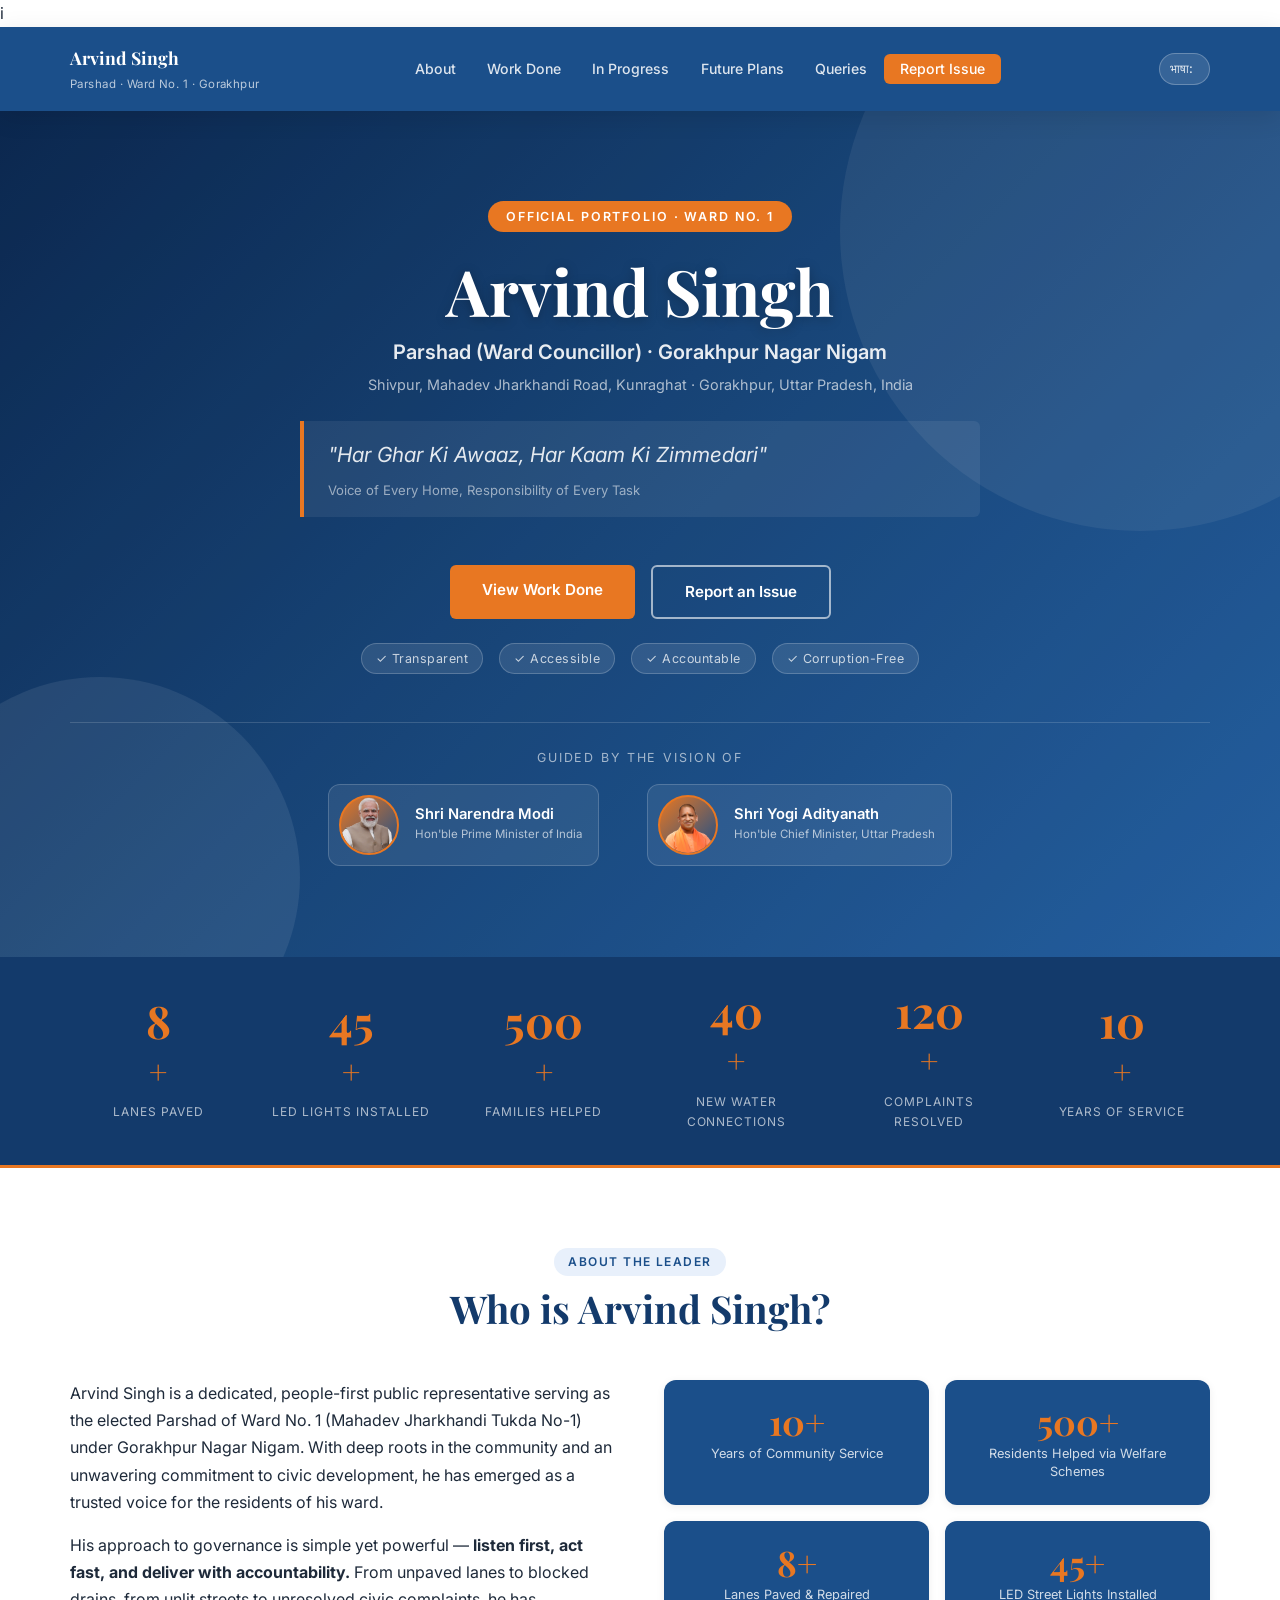
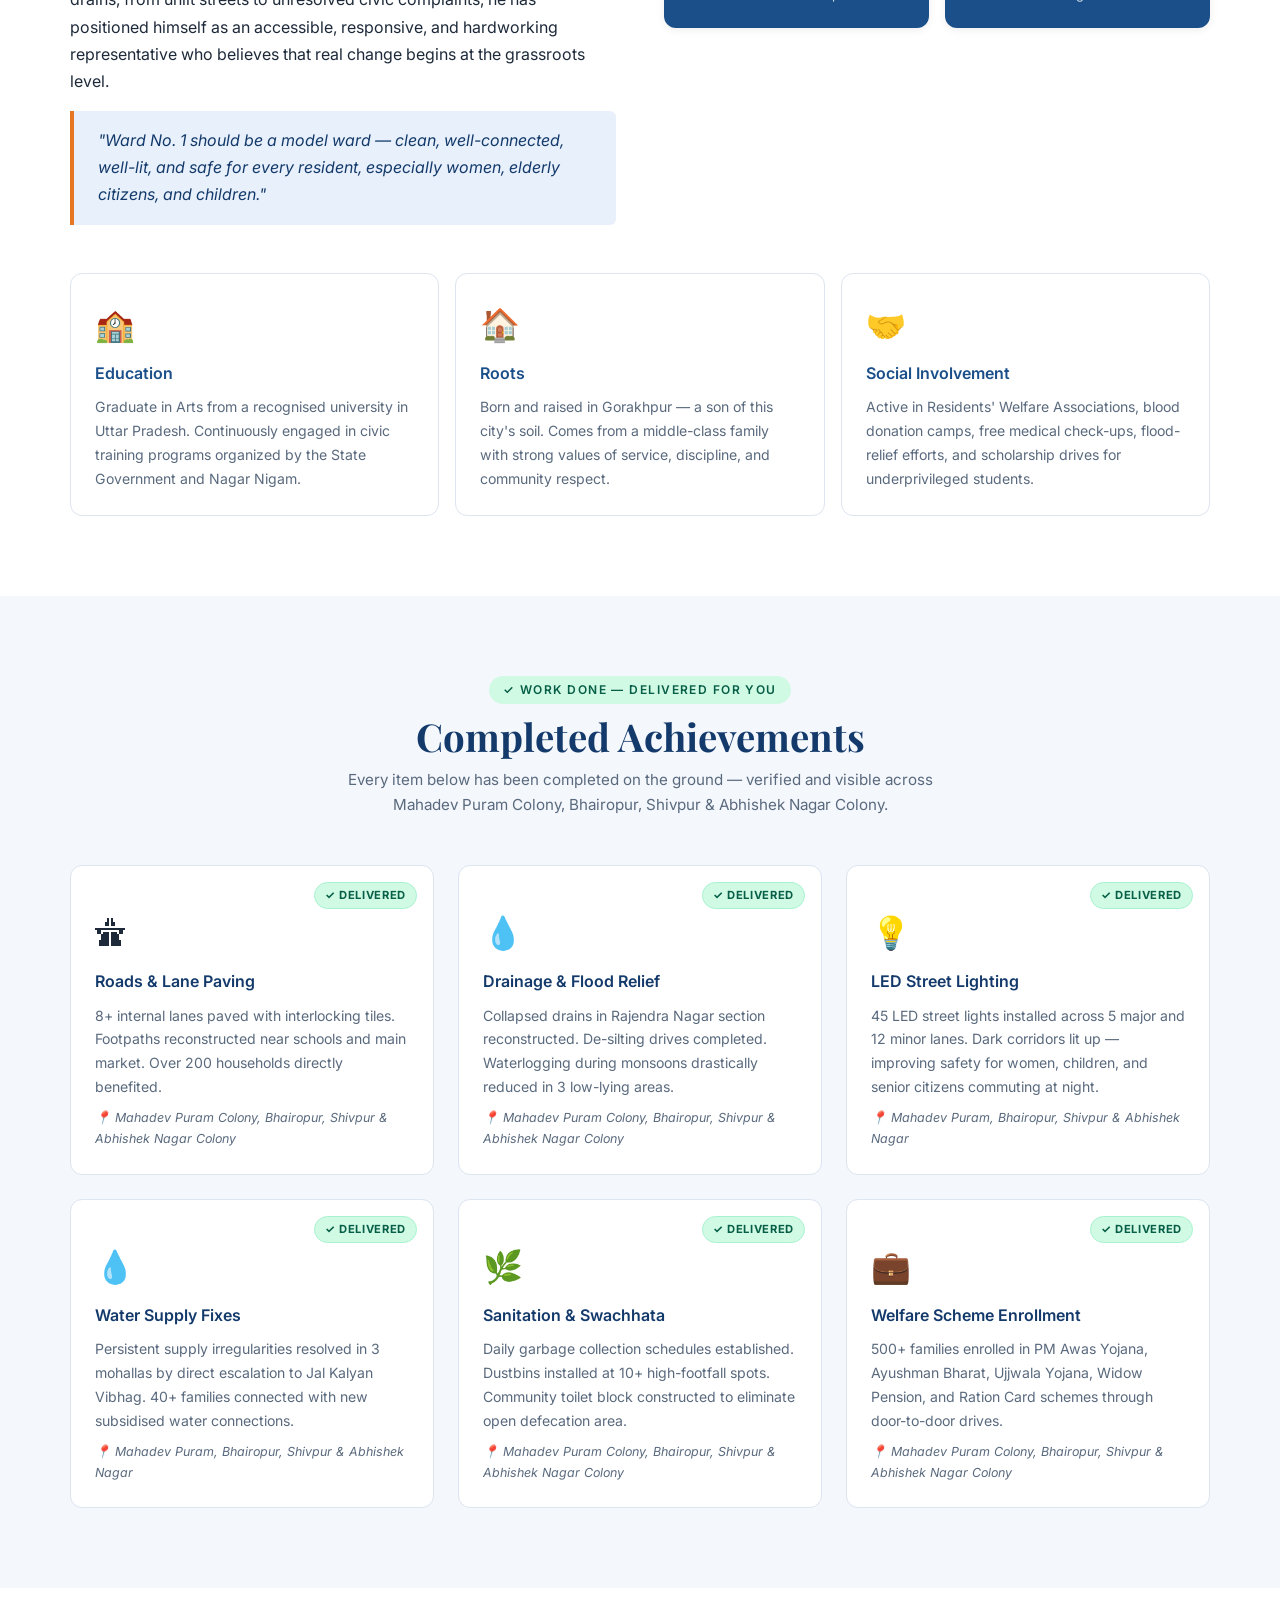
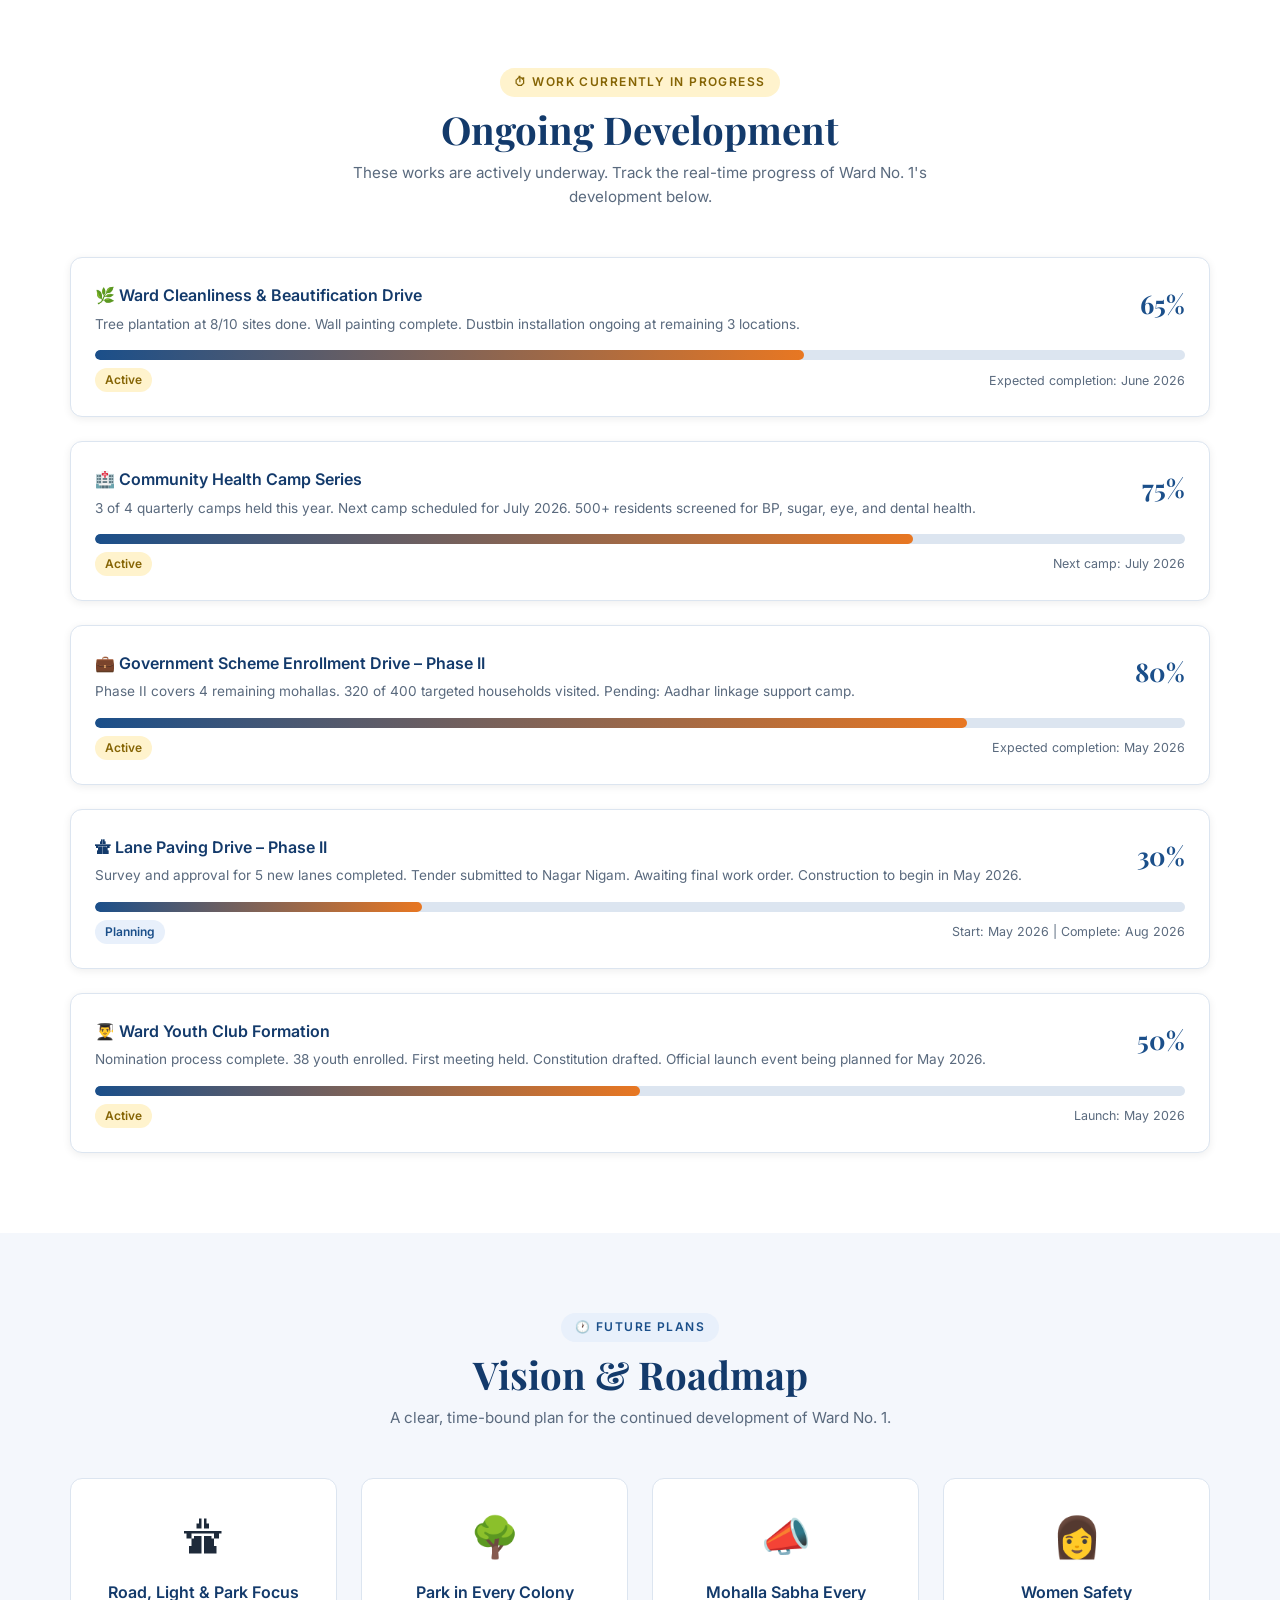
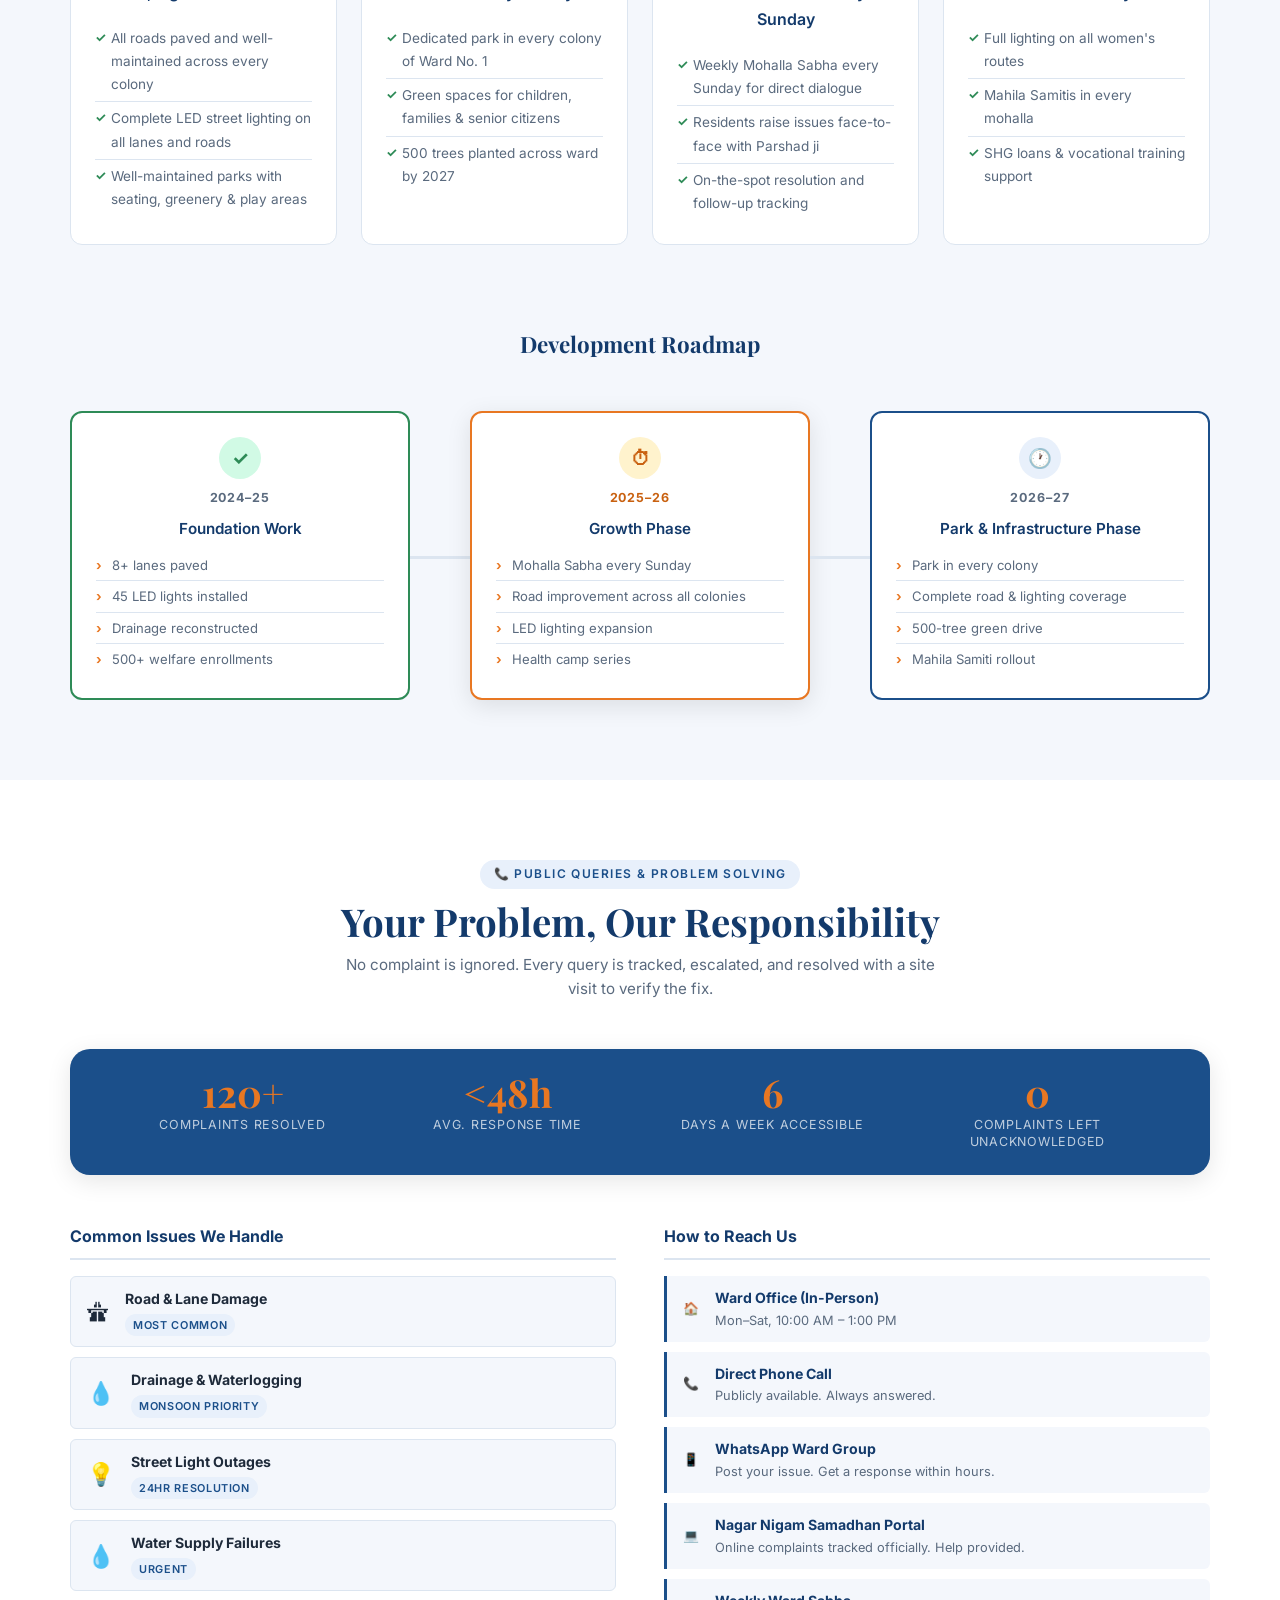
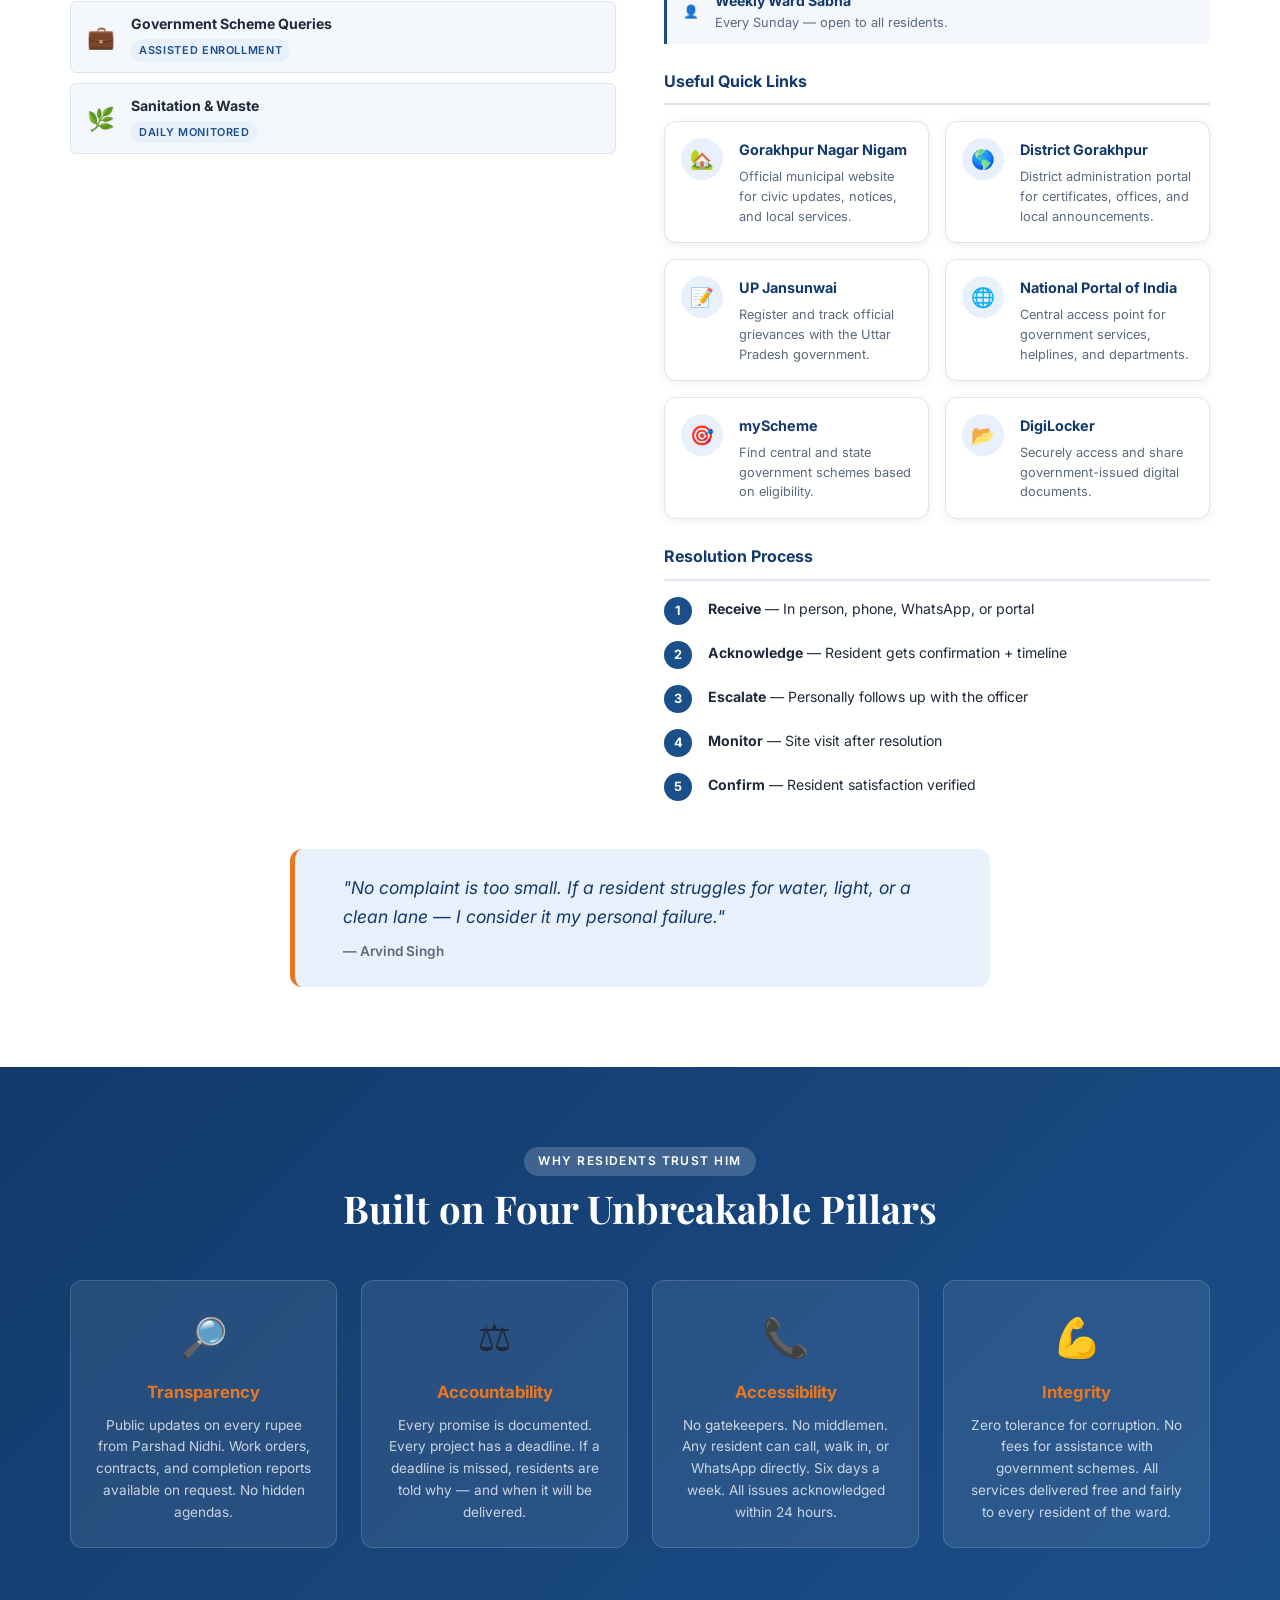
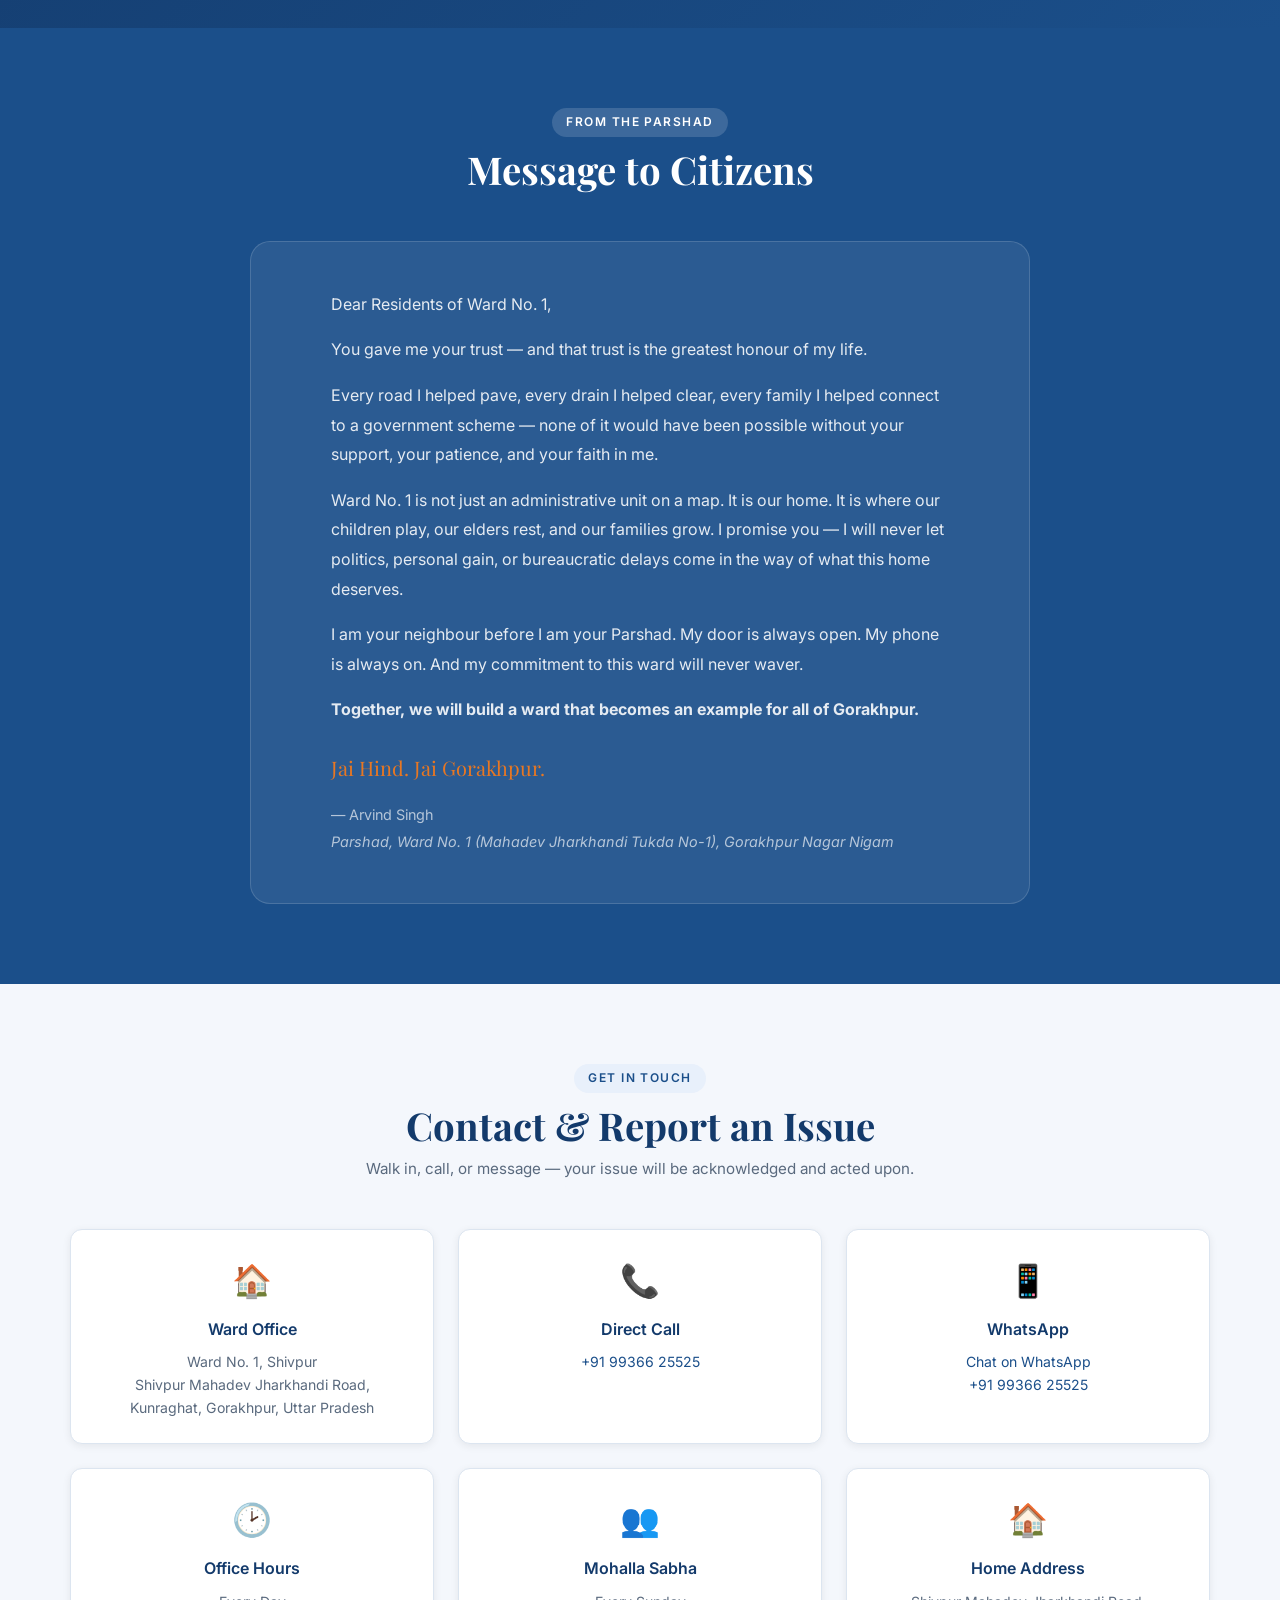
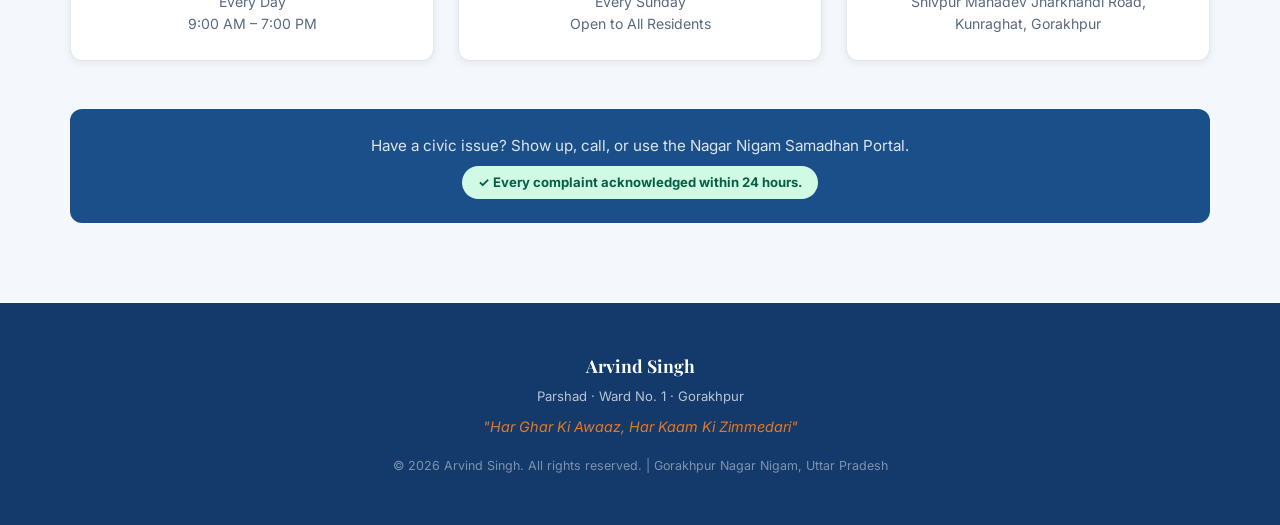
<file: index.html>
i<!DOCTYPE html>
<html lang="en">
<head>
  <meta charset="UTF-8" />
  <meta name="viewport" content="width=device-width, initial-scale=1.0" />
  <meta name="description" content="Official portfolio of Arvind Singh – Parshad, Ward No. 1 (Mahadev Jharkhandi Tukda No-1), Gorakhpur. See completed works, ongoing projects, future plans, and how to report issues." />
  <title>Arvind Singh – Parshad, Ward No. 1, Gorakhpur</title>
  <link rel="stylesheet" href="css/style.css" />
  <link href="https://fonts.googleapis.com/css2?family=Inter:wght@400;500;600;700&family=Playfair+Display:wght@700&display=swap" rel="stylesheet" />
</head>
<body>

  <!--
    ====================================================================
    SHELL FILE — All page content is split into /sections/*.html files.
    The loader in js/loader.js fetches each section below and injects it
    into its matching placeholder. To edit any section of the site, open
    the corresponding file in /sections/ — do NOT edit this shell file
    for content changes.

    Edit the menu? → sections/header.html
    Edit the hero? → sections/hero.html
    Add an achievement? → sections/achievements.html
    Add a project? → sections/ongoing.html
    ...and so on.
    ====================================================================
  -->

  <div data-section="header"></div>

  <main>
    <div data-section="hero"></div>
    <div data-section="impact-strip"></div>
    <div data-section="about"></div>
    <div data-section="achievements"></div>
    <div data-section="ongoing"></div>
    <div data-section="vision"></div>
    <div data-section="queries"></div>
    <div data-section="trust"></div>
    <div data-section="message"></div>
    <div data-section="contact"></div>
  </main>

  <div data-section="footer"></div>

  <!-- Global UI elements (not part of any section) -->
  <a href="#top" class="back-to-top" id="backToTop" aria-label="Back to top">&#8679;</a>

  <!-- Google Translate (English ↔ Hindi).
       Sections are injected async by loader.js, so the mount div
       inside sections/header.html may not exist when the library
       loads. We poll briefly until it's in the DOM. -->
  <script>
    let __gtLibReady = false;
    function googleTranslateElementInit() {
      __gtLibReady = true;
      __tryInitTranslate();
    }
    function __tryInitTranslate() {
      if (!__gtLibReady) return;
      const el = document.getElementById('google_translate_element');
      if (!el) { setTimeout(__tryInitTranslate, 100); return; }
      if (el.dataset.gtInit) return;
      el.dataset.gtInit = '1';
      // Default layout renders a native <select class="goog-te-combo"> —
      // that's what the CSS in style.css is styling. Do NOT pass
      // InlineLayout.SIMPLE here; it produces a different widget.
      new google.translate.TranslateElement({
        pageLanguage: 'en',
        includedLanguages: 'en,hi',
        autoDisplay: false
      }, 'google_translate_element');
    }
  </script>
  <script src="https://translate.google.com/translate_a/element.js?cb=googleTranslateElementInit"></script>

  <!-- Loader: fetches all sections, then boots main.js -->
  <script src="js/loader.js"></script>
</body>
</html>
</file>
<file: css/style.css>
/* ==========================================================
   PORTFOLIO WEBSITE – Arvind Kumar Singh, Parshad Ward 01
   style.css
   ----------------------------------------------------------
   HOW TO CUSTOMISE:
   - Change colors  → edit the :root variables below
   - Change fonts   → update --font-main / --font-heading
   - Change spacing → adjust --space-* variables
   All components reference these variables, so one change
   updates the entire site.
   ========================================================== */

/* ── 1. DESIGN TOKENS (edit here to retheme) ─────────────── */
:root {
  /* Brand colors */
  --color-primary:       #1B4F8A;   /* deep civic blue        */
  --color-primary-dark:  #133a6b;
  --color-primary-light: #e8f0fb;
  --color-accent:        #E87722;   /* saffron / warm orange  */
  --color-accent-dark:   #c96110;
  --color-green:         #2E8B57;   /* welfare / growth green */

  /* Neutrals */
  --color-text:          #1e2a3a;
  --color-text-muted:    #5a6a7e;
  --color-bg:            #ffffff;
  --color-bg-alt:        #f4f7fc;
  --color-border:        #dce5f0;

  /* Typography */
  --font-main:    'Inter', system-ui, sans-serif;
  --font-heading: 'Playfair Display', Georgia, serif;

  /* Spacing scale */
  --space-xs:  0.5rem;
  --space-sm:  1rem;
  --space-md:  1.5rem;
  --space-lg:  3rem;
  --space-xl:  5rem;

  /* Border radius */
  --radius-sm: 6px;
  --radius-md: 12px;
  --radius-lg: 20px;

  /* Shadows */
  --shadow-sm: 0 2px 8px rgba(0,0,0,0.07);
  --shadow-md: 0 6px 24px rgba(0,0,0,0.10);
  --shadow-lg: 0 12px 40px rgba(0,0,0,0.13);

  /* Transition */
  --transition: 0.25s ease;
}

/* ── 2. RESET & BASE ─────────────────────────────────────── */
*, *::before, *::after { box-sizing: border-box; margin: 0; padding: 0; }

html { scroll-behavior: smooth; font-size: 16px; }

body {
  font-family: var(--font-main);
  color: var(--color-text);
  background: var(--color-bg);
  line-height: 1.7;
}

img { max-width: 100%; display: block; }

a { color: var(--color-primary); text-decoration: none; transition: color var(--transition); }
a:hover { color: var(--color-accent); }

ul, ol { padding-left: 1.25rem; }

/* ── 3. LAYOUT UTILITIES ─────────────────────────────────── */
.container {
  width: min(1140px, 92%);
  margin-inline: auto;
}

.section {
  padding-block: var(--space-xl);
}

.section-alt {
  background: var(--color-bg-alt);
}

.section-header {
  text-align: center;
  margin-bottom: var(--space-lg);
}

.section-tag {
  display: inline-block;
  background: var(--color-primary-light);
  color: var(--color-primary);
  font-size: 0.75rem;
  font-weight: 600;
  letter-spacing: 0.12em;
  text-transform: uppercase;
  padding: 4px 14px;
  border-radius: 99px;
  margin-bottom: var(--space-xs);
}

.section-title {
  font-family: var(--font-heading);
  font-size: clamp(1.6rem, 3vw, 2.4rem);
  color: var(--color-primary-dark);
  line-height: 1.25;
}

/* ── 4. BUTTONS ──────────────────────────────────────────── */
.btn {
  display: inline-block;
  padding: 0.75rem 2rem;
  border-radius: var(--radius-sm);
  font-weight: 600;
  font-size: 0.95rem;
  cursor: pointer;
  transition: background var(--transition), transform var(--transition), box-shadow var(--transition);
}

.btn-primary {
  background: var(--color-accent);
  color: #fff;
  border: none;
}

.btn-primary:hover {
  background: var(--color-accent-dark);
  color: #fff;
  transform: translateY(-2px);
  box-shadow: var(--shadow-md);
}

/* ── 5. HEADER & NAV ─────────────────────────────────────── */
.site-header {
  position: sticky;
  top: 0;
  z-index: 100;
  background: var(--color-primary);
  box-shadow: var(--shadow-md);
}

.header-inner {
  display: flex;
  align-items: center;
  justify-content: space-between;
  padding-block: var(--space-sm);
  gap: var(--space-sm);
}

.logo {
  display: flex;
  flex-direction: column;
  gap: 2px;
}

.logo-name {
  font-family: var(--font-heading);
  font-size: 1.1rem;
  color: #fff;
  font-weight: 700;
}

.logo-title {
  font-size: 0.72rem;
  color: rgba(255,255,255,0.70);
  letter-spacing: 0.04em;
}

.main-nav ul {
  display: flex;
  gap: 0.25rem;
  list-style: none;
  padding: 0;
}

.main-nav a {
  color: rgba(255,255,255,0.85);
  font-size: 0.88rem;
  font-weight: 500;
  padding: 0.4rem 0.85rem;
  border-radius: var(--radius-sm);
  transition: background var(--transition), color var(--transition);
}

.main-nav a:hover {
  background: rgba(255,255,255,0.15);
  color: #fff;
}

/* Hamburger */
.nav-toggle {
  display: none;
  flex-direction: column;
  gap: 5px;
  background: none;
  border: none;
  cursor: pointer;
  padding: 4px;
}

.nav-toggle span {
  display: block;
  width: 26px;
  height: 2px;
  background: #fff;
  border-radius: 2px;
  transition: transform var(--transition), opacity var(--transition);
}

/* ── 6. HERO ─────────────────────────────────────────────── */
.hero {
  position: relative;
  min-height: 94vh;
  display: flex;
  align-items: center;
  /* Gradient background — replace with background-image: url('assets/hero.jpg') if you add a photo */
  background: linear-gradient(135deg, #0d2e5c 0%, #1B4F8A 45%, #2a6fbb 100%);
  overflow: hidden;
}

/* Decorative circles */
.hero::before, .hero::after {
  content: '';
  position: absolute;
  border-radius: 50%;
  opacity: 0.08;
  background: #fff;
}
.hero::before { width: 600px; height: 600px; top: -180px; right: -160px; }
.hero::after  { width: 400px; height: 400px; bottom: -120px; left: -100px; }

.hero-overlay { position: absolute; inset: 0; background: rgba(0,0,0,0.15); }

.hero-content {
  position: relative;
  z-index: 1;
  text-align: center;
  padding-block: var(--space-xl);
  color: #fff;
}

.hero-badge {
  display: inline-block;
  background: var(--color-accent);
  color: #fff;
  font-size: 0.78rem;
  font-weight: 600;
  letter-spacing: 0.15em;
  text-transform: uppercase;
  padding: 5px 18px;
  border-radius: 99px;
  margin-bottom: var(--space-md);
}

.hero-name {
  font-family: var(--font-heading);
  font-size: clamp(2.4rem, 6vw, 4rem);
  font-weight: 700;
  line-height: 1.1;
  margin-bottom: var(--space-xs);
  text-shadow: 0 2px 12px rgba(0,0,0,0.25);
}

.hero-designation {
  font-size: clamp(1rem, 2vw, 1.25rem);
  font-weight: 600;
  color: rgba(255,255,255,0.90);
  margin-bottom: 4px;
}

.hero-city {
  font-size: 0.9rem;
  color: rgba(255,255,255,0.65);
  margin-bottom: var(--space-md);
}

.hero-slogan {
  font-style: italic;
  font-size: clamp(1rem, 2vw, 1.3rem);
  color: rgba(255,255,255,0.88);
  border-left: 4px solid var(--color-accent);
  max-width: 680px;
  margin-inline: auto;
  text-align: left;
  padding: var(--space-sm) var(--space-md);
  background: rgba(255,255,255,0.07);
  border-radius: 0 var(--radius-sm) var(--radius-sm) 0;
  margin-bottom: var(--space-lg);
}

.hero-slogan cite {
  display: block;
  font-style: normal;
  font-size: 0.82rem;
  color: rgba(255,255,255,0.55);
  margin-top: 6px;
}

/* ── 7. ABOUT ────────────────────────────────────────────── */
.about-grid {
  display: grid;
  grid-template-columns: 1fr 1fr;
  gap: var(--space-lg);
  align-items: start;
  margin-bottom: var(--space-lg);
}

.about-text p { margin-bottom: var(--space-sm); color: var(--color-text); }

.inline-quote {
  font-style: italic;
  border-left: 4px solid var(--color-accent);
  padding: var(--space-sm) var(--space-md);
  background: var(--color-primary-light);
  border-radius: 0 var(--radius-sm) var(--radius-sm) 0;
  color: var(--color-primary-dark);
  margin-top: var(--space-sm);
}

.about-cards {
  display: grid;
  grid-template-columns: 1fr 1fr;
  gap: var(--space-sm);
}

.stat-card {
  background: var(--color-primary);
  color: #fff;
  border-radius: var(--radius-md);
  padding: var(--space-md);
  text-align: center;
  box-shadow: var(--shadow-sm);
  transition: transform var(--transition), box-shadow var(--transition);
}

.stat-card:hover {
  transform: translateY(-4px);
  box-shadow: var(--shadow-md);
}

.stat-number {
  display: block;
  font-family: var(--font-heading);
  font-size: 2.2rem;
  font-weight: 700;
  color: var(--color-accent);
  line-height: 1;
  margin-bottom: 6px;
}

.stat-label {
  font-size: 0.8rem;
  color: rgba(255,255,255,0.80);
  line-height: 1.4;
}

.bg-cards-row {
  display: grid;
  grid-template-columns: repeat(3, 1fr);
  gap: var(--space-sm);
}

.bg-card {
  background: var(--color-bg);
  border: 1px solid var(--color-border);
  border-radius: var(--radius-md);
  padding: var(--space-md);
  transition: box-shadow var(--transition), transform var(--transition);
}

.bg-card:hover {
  box-shadow: var(--shadow-md);
  transform: translateY(-3px);
}

.bg-card-icon { font-size: 2rem; margin-bottom: var(--space-xs); }
.bg-card h3 { font-size: 1rem; font-weight: 600; color: var(--color-primary); margin-bottom: 8px; }
.bg-card p { font-size: 0.88rem; color: var(--color-text-muted); }

/* ── 8. ROLES ────────────────────────────────────────────── */
.roles-grid {
  display: grid;
  grid-template-columns: repeat(3, 1fr);
  gap: var(--space-md);
}

.role-block {
  background: var(--color-bg);
  border-radius: var(--radius-md);
  padding: var(--space-md);
  box-shadow: var(--shadow-sm);
  border-top: 4px solid var(--color-primary);
}

.role-title {
  font-size: 1rem;
  font-weight: 700;
  color: var(--color-primary-dark);
  margin-bottom: var(--space-sm);
}

.role-list { list-style: none; padding: 0; }
.role-list li {
  padding: 6px 0;
  font-size: 0.88rem;
  color: var(--color-text);
  border-bottom: 1px solid var(--color-border);
  padding-left: 1.1rem;
  position: relative;
}
.role-list li::before {
  content: '›';
  position: absolute;
  left: 0;
  color: var(--color-accent);
  font-weight: 700;
}
.role-list li:last-child { border-bottom: none; }

/* ── 9. ACHIEVEMENTS ─────────────────────────────────────── */
.achievements-grid {
  display: grid;
  grid-template-columns: repeat(3, 1fr);
  gap: var(--space-md);
}

.achievement-item {
  background: var(--color-bg);
  border: 1px solid var(--color-border);
  border-radius: var(--radius-md);
  padding: var(--space-md);
  transition: box-shadow var(--transition), transform var(--transition), border-color var(--transition);
}

.achievement-item:hover {
  box-shadow: var(--shadow-md);
  transform: translateY(-4px);
  border-color: var(--color-primary);
}

.achievement-icon { font-size: 2rem; margin-bottom: var(--space-xs); }
.achievement-item h3 { font-size: 1rem; font-weight: 600; color: var(--color-primary-dark); margin-bottom: 8px; }
.achievement-item p  { font-size: 0.88rem; color: var(--color-text-muted); }

/* ── 10. PROJECTS ────────────────────────────────────────── */
.projects-grid {
  display: grid;
  grid-template-columns: repeat(3, 1fr);
  gap: var(--space-md);
}

.project-card {
  background: var(--color-bg);
  border-radius: var(--radius-md);
  padding: var(--space-md);
  box-shadow: var(--shadow-sm);
  border: 1px solid var(--color-border);
  transition: transform var(--transition), box-shadow var(--transition);
}

.project-card:hover {
  transform: translateY(-4px);
  box-shadow: var(--shadow-md);
}

.project-header {
  display: flex;
  justify-content: space-between;
  align-items: center;
  margin-bottom: var(--space-sm);
}

.project-number {
  font-family: var(--font-heading);
  font-size: 1.8rem;
  font-weight: 700;
  color: var(--color-border);
  line-height: 1;
}

.project-status {
  font-size: 0.72rem;
  font-weight: 600;
  letter-spacing: 0.08em;
  text-transform: uppercase;
  padding: 3px 10px;
  border-radius: 99px;
}

.status-done    { background: #d1fae5; color: #065f46; }
.status-ongoing { background: #fff3cd; color: #856404; }
.status-planned { background: var(--color-primary-light); color: var(--color-primary); }

.project-card h3 { font-size: 0.95rem; font-weight: 600; color: var(--color-primary-dark); margin-bottom: 8px; }
.project-card p  { font-size: 0.85rem; color: var(--color-text-muted); }

/* ── 11. VISION ──────────────────────────────────────────── */
.vision-grid {
  display: grid;
  grid-template-columns: repeat(4, 1fr);
  gap: var(--space-md);
}

.vision-card {
  background: var(--color-bg);
  border: 1px solid var(--color-border);
  border-radius: var(--radius-md);
  padding: var(--space-md);
  text-align: center;
  transition: box-shadow var(--transition), transform var(--transition);
}

.vision-card:hover {
  box-shadow: var(--shadow-md);
  transform: translateY(-4px);
}

.vision-icon { font-size: 2.5rem; margin-bottom: var(--space-xs); }
.vision-card h3 { font-size: 1rem; font-weight: 600; color: var(--color-primary-dark); margin-bottom: var(--space-sm); }

.vision-card ul {
  list-style: none;
  padding: 0;
  text-align: left;
}

.vision-card li {
  font-size: 0.85rem;
  color: var(--color-text-muted);
  padding: 5px 0;
  border-bottom: 1px solid var(--color-border);
  padding-left: 1rem;
  position: relative;
}

.vision-card li::before {
  content: '✓';
  position: absolute;
  left: 0;
  color: var(--color-green);
  font-weight: 700;
  font-size: 0.8rem;
}

.vision-card li:last-child { border-bottom: none; }

/* ── 12. ENGAGEMENT ──────────────────────────────────────── */
.engagement-grid {
  display: grid;
  grid-template-columns: 1fr 1fr;
  gap: var(--space-lg);
}

.engagement-grid h3 {
  font-size: 1.1rem;
  font-weight: 600;
  color: var(--color-primary-dark);
  margin-bottom: var(--space-sm);
}

.engagement-list {
  list-style: none;
  padding: 0;
}

.engagement-list li {
  font-size: 0.9rem;
  padding: 10px 0;
  border-bottom: 1px solid var(--color-border);
  color: var(--color-text);
}

.engagement-list li:last-child { border-bottom: none; }

.steps-list {
  list-style: none;
  padding: 0;
  display: flex;
  flex-direction: column;
  gap: var(--space-sm);
}

.steps-list li {
  display: flex;
  gap: var(--space-sm);
  align-items: flex-start;
  font-size: 0.88rem;
}

.step-num {
  flex-shrink: 0;
  width: 28px;
  height: 28px;
  background: var(--color-primary);
  color: #fff;
  border-radius: 50%;
  display: flex;
  align-items: center;
  justify-content: center;
  font-weight: 700;
  font-size: 0.8rem;
}

/* ── 13. MESSAGE SECTION ─────────────────────────────────── */
.message-section { background: var(--color-primary); }
.message-section .section-tag { background: rgba(255,255,255,0.15); color: #fff; }
.message-section .section-title { color: #fff; }

.message-box {
  max-width: 780px;
  margin-inline: auto;
  background: rgba(255,255,255,0.07);
  border: 1px solid rgba(255,255,255,0.15);
  border-radius: var(--radius-lg);
  padding: var(--space-lg) var(--space-xl);
  color: rgba(255,255,255,0.88);
  font-size: 1rem;
  line-height: 1.85;
}

.message-box p { margin-bottom: var(--space-sm); }
.message-box p:last-child { margin-bottom: 0; }

.message-sign {
  font-family: var(--font-heading);
  font-size: 1.25rem;
  color: var(--color-accent);
  margin-top: var(--space-md) !important;
}

.message-author {
  font-size: 0.9rem;
  color: rgba(255,255,255,0.65);
  margin-top: var(--space-xs) !important;
}

/* ── 14. CONTACT ─────────────────────────────────────────── */
.contact-grid {
  display: grid;
  grid-template-columns: repeat(3, 1fr);
  gap: var(--space-md);
}

.contact-card {
  background: var(--color-bg);
  border: 1px solid var(--color-border);
  border-radius: var(--radius-md);
  padding: var(--space-md);
  text-align: center;
  box-shadow: var(--shadow-sm);
  transition: box-shadow var(--transition), transform var(--transition);
}

.contact-card:hover {
  box-shadow: var(--shadow-md);
  transform: translateY(-3px);
}

.contact-icon { font-size: 2rem; margin-bottom: var(--space-xs); }
.contact-card h3 { font-size: 1rem; font-weight: 600; color: var(--color-primary-dark); margin-bottom: 8px; }
.contact-card p  { font-size: 0.88rem; color: var(--color-text-muted); line-height: 1.6; }

/* ── 15. FOOTER ──────────────────────────────────────────── */
.site-footer {
  background: var(--color-primary-dark);
  color: rgba(255,255,255,0.70);
  padding-block: var(--space-lg);
}

.footer-inner { text-align: center; }

.footer-brand {
  display: flex;
  flex-direction: column;
  gap: 4px;
  margin-bottom: var(--space-xs);
}

.footer-brand strong {
  color: #fff;
  font-family: var(--font-heading);
  font-size: 1.1rem;
}

.footer-brand span { font-size: 0.82rem; }

.footer-slogan {
  font-style: italic;
  color: var(--color-accent);
  margin-bottom: var(--space-sm);
  font-size: 0.9rem;
}

.footer-note { font-size: 0.78rem; color: rgba(255,255,255,0.45); }

/* ── 16. BACK TO TOP ─────────────────────────────────────── */
.back-to-top {
  position: fixed;
  bottom: 1.5rem;
  right: 1.5rem;
  width: 44px;
  height: 44px;
  background: var(--color-accent);
  color: #fff;
  border-radius: 50%;
  display: flex;
  align-items: center;
  justify-content: center;
  font-size: 1.5rem;
  box-shadow: var(--shadow-md);
  opacity: 0;
  pointer-events: none;
  transition: opacity var(--transition), transform var(--transition);
  z-index: 99;
}

.back-to-top.visible {
  opacity: 1;
  pointer-events: auto;
}

.back-to-top:hover {
  transform: scale(1.1);
  color: #fff;
}

/* ── 17. RESPONSIVE ──────────────────────────────────────── */

/* Tablet */
@media (max-width: 900px) {
  .about-grid        { grid-template-columns: 1fr; }
  .bg-cards-row      { grid-template-columns: 1fr 1fr; }
  .roles-grid        { grid-template-columns: 1fr; }
  .achievements-grid { grid-template-columns: 1fr 1fr; }
  .projects-grid     { grid-template-columns: 1fr 1fr; }
  .vision-grid       { grid-template-columns: 1fr 1fr; }
  .engagement-grid   { grid-template-columns: 1fr; }
  .contact-grid      { grid-template-columns: 1fr 1fr; }
}

/* Mobile */
@media (max-width: 600px) {
  .nav-toggle { display: flex; }

  .main-nav {
    display: none;
    position: absolute;
    top: 100%;
    left: 0;
    right: 0;
    background: var(--color-primary-dark);
    padding: var(--space-sm);
  }

  .main-nav.open { display: block; }

  .main-nav ul {
    flex-direction: column;
    gap: 0;
  }

  .main-nav a {
    display: block;
    padding: 0.75rem 1rem;
    border-bottom: 1px solid rgba(255,255,255,0.08);
  }

  .about-cards       { grid-template-columns: 1fr 1fr; }
  .bg-cards-row      { grid-template-columns: 1fr; }
  .achievements-grid { grid-template-columns: 1fr; }
  .projects-grid     { grid-template-columns: 1fr; }
  .vision-grid       { grid-template-columns: 1fr 1fr; }
  .contact-grid      { grid-template-columns: 1fr; }

  .message-box { padding: var(--space-md); }

  .hero-slogan { text-align: center; }
}

@media (max-width: 400px) {
  .vision-grid  { grid-template-columns: 1fr; }
  .about-cards  { grid-template-columns: 1fr; }
}

/* ── 18. HERO ENHANCEMENTS ───────────────────────────────── */
.hero-actions {
  display: flex;
  gap: var(--space-sm);
  justify-content: center;
  flex-wrap: wrap;
  margin-bottom: var(--space-md);
}

.btn-outline {
  background: transparent;
  color: #fff;
  border: 2px solid rgba(255,255,255,0.60);
}

.btn-outline:hover {
  background: rgba(255,255,255,0.12);
  color: #fff;
  border-color: #fff;
  transform: translateY(-2px);
}

.hero-trust-badges {
  display: flex;
  gap: var(--space-sm);
  justify-content: center;
  flex-wrap: wrap;
  margin-top: var(--space-sm);
}

.hero-trust-badges span {
  font-size: 0.78rem;
  color: rgba(255,255,255,0.75);
  background: rgba(255,255,255,0.10);
  padding: 4px 14px;
  border-radius: 99px;
  border: 1px solid rgba(255,255,255,0.20);
  letter-spacing: 0.04em;
}

/* Leadership inspiration strip in hero */
.hero-leaders {
  margin-top: var(--space-lg);
  padding-top: var(--space-md);
  border-top: 1px solid rgba(255,255,255,0.15);
}

.hero-leaders-label {
  font-size: 0.78rem;
  text-transform: uppercase;
  letter-spacing: 0.15em;
  color: rgba(255,255,255,0.60);
  margin-bottom: var(--space-sm);
  text-align: center;
}

.hero-leaders-row {
  display: flex;
  gap: var(--space-lg);
  justify-content: center;
  flex-wrap: wrap;
}

.leader-card {
  display: flex;
  align-items: center;
  gap: var(--space-sm);
  background: rgba(255,255,255,0.08);
  border: 1px solid rgba(255,255,255,0.18);
  border-radius: var(--radius-md);
  padding: 10px 16px 10px 10px;
  transition: background var(--transition), transform var(--transition);
}

.leader-card:hover {
  background: rgba(255,255,255,0.14);
  transform: translateY(-2px);
}

.leader-photo {
  width: 60px;
  height: 60px;
  border-radius: 50%;
  overflow: hidden;
  border: 2px solid var(--color-accent);
  background: linear-gradient(135deg, #e87722, #1B4F8A);
  flex-shrink: 0;
  display: flex;
  align-items: center;
  justify-content: center;
}

.leader-photo img {
  width: 100%;
  height: 100%;
  object-fit: cover;
  display: block;
}

/* Fallback when image is missing — shows a styled initials badge */
.leader-photo.no-img::before {
  content: '\1F464';           /* silhouette icon */
  font-size: 1.8rem;
  color: #fff;
}

.leader-info {
  text-align: left;
}

.leader-info strong {
  display: block;
  color: #fff;
  font-size: 0.92rem;
  font-weight: 600;
  line-height: 1.2;
}

.leader-info span {
  display: block;
  color: rgba(255,255,255,0.65);
  font-size: 0.72rem;
  margin-top: 2px;
}

@media (max-width: 600px) {
  .hero-leaders-row { flex-direction: column; align-items: center; gap: var(--space-sm); }
  .leader-card { width: 100%; max-width: 320px; }
}

/* Nav CTA button */
.main-nav a.nav-cta {
  background: var(--color-accent);
  color: #fff !important;
  border-radius: var(--radius-sm);
  padding: 0.4rem 1rem;
}

.main-nav a.nav-cta:hover {
  background: var(--color-accent-dark);
}

/* ── 19. IMPACT STRIP ────────────────────────────────────── */
.impact-strip {
  background: var(--color-primary-dark);
  padding-block: var(--space-md);
  border-bottom: 3px solid var(--color-accent);
}

.impact-strip-inner {
  display: flex;
  justify-content: space-between;
  align-items: center;
  flex-wrap: wrap;
  gap: var(--space-sm);
}

.impact-item {
  text-align: center;
  flex: 1;
  min-width: 120px;
  padding: var(--space-xs);
}

.impact-num {
  display: block;
  font-family: var(--font-heading);
  font-size: clamp(1.8rem, 4vw, 2.8rem);
  font-weight: 700;
  color: var(--color-accent);
  line-height: 1;
}

.impact-plus {
  font-family: var(--font-heading);
  font-size: clamp(1.4rem, 3vw, 2rem);
  color: var(--color-accent);
  font-weight: 700;
}

.impact-label {
  display: block;
  font-size: 0.75rem;
  color: rgba(255,255,255,0.65);
  text-transform: uppercase;
  letter-spacing: 0.08em;
  margin-top: 4px;
}

/* ── 20. SECTION SUB-HEADING ─────────────────────────────── */
.section-sub {
  font-size: 0.95rem;
  color: var(--color-text-muted);
  max-width: 620px;
  margin-inline: auto;
  margin-top: var(--space-xs);
  line-height: 1.6;
}

/* Section tag colour variants */
.section-tag-green {
  background: #d1fae5;
  color: #065f46;
}

.section-tag-amber {
  background: #fff3cd;
  color: #856404;
}

.section-tag-white {
  background: rgba(255,255,255,0.18);
  color: #fff;
}

/* ── 21. ACHIEVEMENTS ENHANCEMENTS ──────────────────────── */
.achievement-item { position: relative; padding-top: 2.5rem; }

.delivered-badge {
  position: absolute;
  top: var(--space-sm);
  right: var(--space-sm);
  background: #d1fae5;
  color: #065f46;
  font-size: 0.7rem;
  font-weight: 700;
  letter-spacing: 0.06em;
  text-transform: uppercase;
  padding: 3px 10px;
  border-radius: 99px;
  border: 1px solid #a7f3d0;
}

.achievement-meta {
  margin-top: var(--space-xs);
  font-size: 0.78rem;
  color: var(--color-text-muted);
  font-style: italic;
}

/* ── 22. ONGOING / PROGRESS BARS ─────────────────────────── */
.progress-section {
  display: flex;
  flex-direction: column;
  gap: var(--space-md);
}

.progress-item {
  background: var(--color-bg);
  border: 1px solid var(--color-border);
  border-radius: var(--radius-md);
  padding: var(--space-md);
  box-shadow: var(--shadow-sm);
}

.progress-header {
  display: flex;
  justify-content: space-between;
  align-items: flex-start;
  gap: var(--space-sm);
  margin-bottom: var(--space-sm);
}

.progress-title {
  font-size: 1rem;
  font-weight: 600;
  color: var(--color-primary-dark);
  margin-bottom: 4px;
}

.progress-desc {
  font-size: 0.85rem;
  color: var(--color-text-muted);
  line-height: 1.5;
}

.progress-pct {
  font-family: var(--font-heading);
  font-size: 1.6rem;
  font-weight: 700;
  color: var(--color-primary);
  white-space: nowrap;
  flex-shrink: 0;
}

.progress-bar-track {
  height: 10px;
  background: var(--color-border);
  border-radius: 99px;
  overflow: hidden;
  margin-bottom: var(--space-xs);
}

.progress-bar-fill {
  height: 100%;
  width: 0%;                     /* animated by JS */
  background: linear-gradient(90deg, var(--color-primary), var(--color-accent));
  border-radius: 99px;
  transition: width 1.2s cubic-bezier(0.4, 0, 0.2, 1);
}

.progress-footer {
  display: flex;
  justify-content: space-between;
  align-items: center;
  font-size: 0.78rem;
  color: var(--color-text-muted);
}

.progress-status {
  font-weight: 600;
  font-size: 0.75rem;
  padding: 2px 10px;
  border-radius: 99px;
}

.ongoing-dot  { background: #fff3cd; color: #856404; }
.planning-dot { background: var(--color-primary-light); color: var(--color-primary); }

/* ── 23. ROADMAP TIMELINE ────────────────────────────────── */
.roadmap {
  margin-top: var(--space-xl);
}

.roadmap-title {
  text-align: center;
  font-family: var(--font-heading);
  font-size: 1.4rem;
  color: var(--color-primary-dark);
  margin-bottom: var(--space-lg);
}

.roadmap-track {
  display: flex;
  align-items: stretch;
  gap: 0;
}

.roadmap-connector {
  flex: 0 0 60px;
  display: flex;
  align-items: center;
  justify-content: center;
  position: relative;
}

.roadmap-connector::before {
  content: '';
  position: absolute;
  top: 50%;
  left: 0;
  right: 0;
  height: 3px;
  background: var(--color-border);
}

.roadmap-phase {
  flex: 1;
  background: var(--color-bg);
  border: 2px solid var(--color-border);
  border-radius: var(--radius-md);
  padding: var(--space-md);
  text-align: center;
  position: relative;
}

.phase-done   { border-color: var(--color-green); }
.phase-active { border-color: var(--color-accent); box-shadow: var(--shadow-md); }
.phase-planned{ border-color: var(--color-primary); }

.roadmap-marker {
  width: 42px;
  height: 42px;
  border-radius: 50%;
  display: flex;
  align-items: center;
  justify-content: center;
  font-size: 1.2rem;
  margin: 0 auto var(--space-xs);
  font-weight: 700;
}

.phase-done   .roadmap-marker { background: #d1fae5; color: var(--color-green); }
.phase-active .roadmap-marker { background: #fff3cd; color: var(--color-accent-dark); }
.phase-planned .roadmap-marker{ background: var(--color-primary-light); color: var(--color-primary); }

.roadmap-year {
  font-size: 0.78rem;
  font-weight: 700;
  letter-spacing: 0.08em;
  text-transform: uppercase;
  margin-bottom: var(--space-xs);
  color: var(--color-text-muted);
}

.phase-active .roadmap-year { color: var(--color-accent-dark); }

.roadmap-content h4 {
  font-size: 0.95rem;
  font-weight: 600;
  color: var(--color-primary-dark);
  margin-bottom: var(--space-xs);
}

.roadmap-content ul {
  list-style: none;
  padding: 0;
  text-align: left;
}

.roadmap-content li {
  font-size: 0.82rem;
  color: var(--color-text-muted);
  padding: 4px 0 4px 1rem;
  border-bottom: 1px solid var(--color-border);
  position: relative;
}

.roadmap-content li::before {
  content: '›';
  position: absolute;
  left: 0;
  color: var(--color-accent);
  font-weight: 700;
}

.roadmap-content li:last-child { border-bottom: none; }

/* ── 24. PUBLIC QUERIES SECTION ──────────────────────────── */
.query-stats-bar {
  display: grid;
  grid-template-columns: repeat(4, 1fr);
  gap: var(--space-sm);
  background: var(--color-primary);
  border-radius: var(--radius-lg);
  padding: var(--space-md) var(--space-lg);
  margin-bottom: var(--space-lg);
  box-shadow: var(--shadow-md);
}

.query-stat {
  text-align: center;
}

.query-stat-num {
  display: block;
  font-family: var(--font-heading);
  font-size: clamp(1.6rem, 3vw, 2.4rem);
  font-weight: 700;
  color: var(--color-accent);
  line-height: 1;
  margin-bottom: 4px;
}

.query-stat-label {
  font-size: 0.78rem;
  color: rgba(255,255,255,0.72);
  text-transform: uppercase;
  letter-spacing: 0.06em;
  line-height: 1.4;
}

.queries-grid {
  display: grid;
  grid-template-columns: 1fr 1fr;
  gap: var(--space-lg);
  margin-bottom: var(--space-lg);
}

.queries-subheading {
  font-size: 1rem;
  font-weight: 700;
  color: var(--color-primary-dark);
  margin-bottom: var(--space-sm);
  padding-bottom: var(--space-xs);
  border-bottom: 2px solid var(--color-border);
}

.issue-types {
  display: flex;
  flex-direction: column;
  gap: 10px;
}

.issue-type {
  display: flex;
  align-items: center;
  gap: var(--space-sm);
  background: var(--color-bg-alt);
  border: 1px solid var(--color-border);
  border-radius: var(--radius-sm);
  padding: 10px var(--space-sm);
  transition: border-color var(--transition), box-shadow var(--transition);
}

.issue-type:hover {
  border-color: var(--color-primary);
  box-shadow: var(--shadow-sm);
}

.issue-icon { font-size: 1.4rem; flex-shrink: 0; }

.issue-type strong {
  display: block;
  font-size: 0.88rem;
  color: var(--color-text);
}

.issue-tag {
  display: inline-block;
  font-size: 0.68rem;
  font-weight: 600;
  text-transform: uppercase;
  letter-spacing: 0.06em;
  padding: 2px 8px;
  border-radius: 99px;
  background: var(--color-primary-light);
  color: var(--color-primary);
  margin-top: 3px;
}

.reach-channels {
  display: flex;
  flex-direction: column;
  gap: 10px;
  margin-bottom: var(--space-md);
}

.reach-channel {
  display: flex;
  align-items: center;
  gap: var(--space-sm);
  padding: 10px var(--space-sm);
  border-left: 3px solid var(--color-primary);
  background: var(--color-bg-alt);
  border-radius: 0 var(--radius-sm) var(--radius-sm) 0;
}

.reach-icon { font-size: 1.4rem; flex-shrink: 0; }

.reach-channel strong {
  display: block;
  font-size: 0.88rem;
  color: var(--color-primary-dark);
}

.reach-channel span {
  font-size: 0.8rem;
  color: var(--color-text-muted);
}

.quick-links-grid {
  display: grid;
  grid-template-columns: 1fr 1fr;
  gap: var(--space-sm);
  margin-bottom: var(--space-md);
}

.quick-link-card {
  display: flex;
  align-items: flex-start;
  gap: var(--space-sm);
  background: var(--color-bg);
  border: 1px solid var(--color-border);
  border-radius: var(--radius-md);
  padding: var(--space-sm);
  box-shadow: var(--shadow-sm);
  transition: transform var(--transition), box-shadow var(--transition), border-color var(--transition);
}

.quick-link-card:hover {
  transform: translateY(-3px);
  box-shadow: var(--shadow-md);
  border-color: var(--color-primary);
}

.quick-link-icon {
  width: 42px;
  height: 42px;
  flex-shrink: 0;
  border-radius: 50%;
  display: flex;
  align-items: center;
  justify-content: center;
  background: var(--color-primary-light);
  color: var(--color-primary);
  font-size: 1.2rem;
}

.quick-link-card strong {
  display: block;
  font-size: 0.9rem;
  color: var(--color-primary-dark);
  margin-bottom: 4px;
}

.quick-link-card span:last-child {
  display: block;
  font-size: 0.8rem;
  color: var(--color-text-muted);
  line-height: 1.55;
}

.query-quote {
  max-width: 700px;
  margin: 0 auto;
  text-align: center;
  font-style: italic;
  font-size: 1.1rem;
  color: var(--color-primary-dark);
  border: none;
  background: var(--color-primary-light);
  padding: var(--space-md) var(--space-lg);
  border-radius: var(--radius-md);
  border-left: 5px solid var(--color-accent);
  text-align: left;
}

.query-quote cite {
  display: block;
  font-style: normal;
  font-size: 0.85rem;
  color: var(--color-text-muted);
  margin-top: var(--space-xs);
  font-weight: 600;
}

/* ── 25. TRUST PILLARS SECTION ───────────────────────────── */
.trust-section {
  background: linear-gradient(135deg, var(--color-primary-dark) 0%, var(--color-primary) 100%);
}

.trust-section .section-title { color: #fff; }

.trust-grid {
  display: grid;
  grid-template-columns: repeat(4, 1fr);
  gap: var(--space-md);
}

.trust-card {
  background: rgba(255,255,255,0.08);
  border: 1px solid rgba(255,255,255,0.15);
  border-radius: var(--radius-md);
  padding: var(--space-md);
  text-align: center;
  transition: background var(--transition), transform var(--transition), box-shadow var(--transition);
}

.trust-card:hover {
  background: rgba(255,255,255,0.14);
  transform: translateY(-4px);
  box-shadow: 0 8px 30px rgba(0,0,0,0.25);
}

.trust-icon {
  font-size: 2.4rem;
  margin-bottom: var(--space-xs);
  display: block;
}

.trust-card h3 {
  font-size: 1.05rem;
  font-weight: 700;
  color: var(--color-accent);
  margin-bottom: var(--space-xs);
}

.trust-card p {
  font-size: 0.85rem;
  color: rgba(255,255,255,0.75);
  line-height: 1.6;
}

/* ── 26. CONTACT ENHANCEMENTS ────────────────────────────── */
.contact-cta {
  margin-top: var(--space-lg);
  text-align: center;
  background: var(--color-primary);
  color: rgba(255,255,255,0.85);
  border-radius: var(--radius-md);
  padding: var(--space-md) var(--space-lg);
}

.contact-cta p { margin-bottom: 8px; font-size: 0.95rem; }

.contact-promise {
  display: inline-block;
  background: #d1fae5;
  color: #065f46;
  font-size: 0.82rem;
  font-weight: 700;
  padding: 5px 16px;
  border-radius: 99px;
}

/* ── 27. RESPONSIVE ADDITIONS ────────────────────────────── */
@media (max-width: 900px) {
  .impact-strip-inner    { justify-content: center; }
  .query-stats-bar       { grid-template-columns: repeat(2, 1fr); }
  .queries-grid          { grid-template-columns: 1fr; }
  .trust-grid            { grid-template-columns: 1fr 1fr; }
  .roadmap-track         { flex-direction: column; }
  .roadmap-connector     { height: 40px; width: auto; }
  .roadmap-connector::before {
    top: 0; bottom: 0; left: 50%;
    width: 3px; height: 100%;
    transform: translateX(-50%);
  }
}

@media (max-width: 600px) {
  .query-stats-bar       { grid-template-columns: repeat(2, 1fr); padding: var(--space-sm); }
  .trust-grid            { grid-template-columns: 1fr; }
  .quick-links-grid      { grid-template-columns: 1fr; }
  .hero-actions          { flex-direction: column; align-items: center; }
  .hero-trust-badges     { gap: var(--space-xs); }
  .impact-strip-inner    { gap: var(--space-xs); }
  .impact-item           { min-width: 80px; }
}

/* ── LANGUAGE SWITCHER (English / Hindi) ───────────────────
   Lives inside the sticky site header (top-right). Wraps
   Google Translate's injected <select> so it matches the
   dark-blue header. */
.lang-switcher {
  display: flex;
  align-items: center;
  gap: 6px;
  margin-left: var(--space-sm);
  padding: 4px 10px;
  background: rgba(255, 255, 255, 0.12);
  border: 1px solid rgba(255, 255, 255, 0.25);
  border-radius: 999px;
  font-family: var(--font-main);
  font-size: 0.78rem;
  font-weight: 500;
  color: #ffffff;
  white-space: nowrap;
}
.lang-switcher__label {
  color: rgba(255, 255, 255, 0.85);
}
.lang-switcher .goog-te-gadget {
  font-family: var(--font-main) !important;
  font-size: 0 !important;          /* hides "Powered by" text nodes */
  color: transparent !important;
  line-height: 1 !important;
}
/* Hide attribution spans/links but NOT the select itself. */
.lang-switcher .goog-te-gadget > span,
.lang-switcher .goog-logo-link,
.lang-switcher .goog-te-gadget img {
  display: none !important;
}
.lang-switcher .goog-te-gadget .goog-te-combo {
  display: inline-block !important;
  margin: 0 !important;
  padding: 3px 6px;
  border: 1px solid rgba(255, 255, 255, 0.35);
  border-radius: var(--radius-sm);
  background: #ffffff;
  color: var(--color-primary-dark);
  font-family: var(--font-main);
  font-size: 0.78rem;
  font-weight: 600;
  cursor: pointer;
  outline: none;
}
.lang-switcher .goog-te-gadget .goog-te-combo:hover {
  border-color: var(--color-accent);
}

/* Stop Google Translate from shoving the page down with its top banner */
body { top: 0 !important; }
.goog-te-banner-frame.skiptranslate { display: none !important; }
.skiptranslate > iframe { display: none !important; }

@media (max-width: 900px) {
  .lang-switcher              { margin-left: auto; margin-right: var(--space-xs); }
}
@media (max-width: 600px) {
  .lang-switcher              { padding: 3px 8px; font-size: 0.72rem; }
  .lang-switcher__label       { display: none; }
}
</file>
